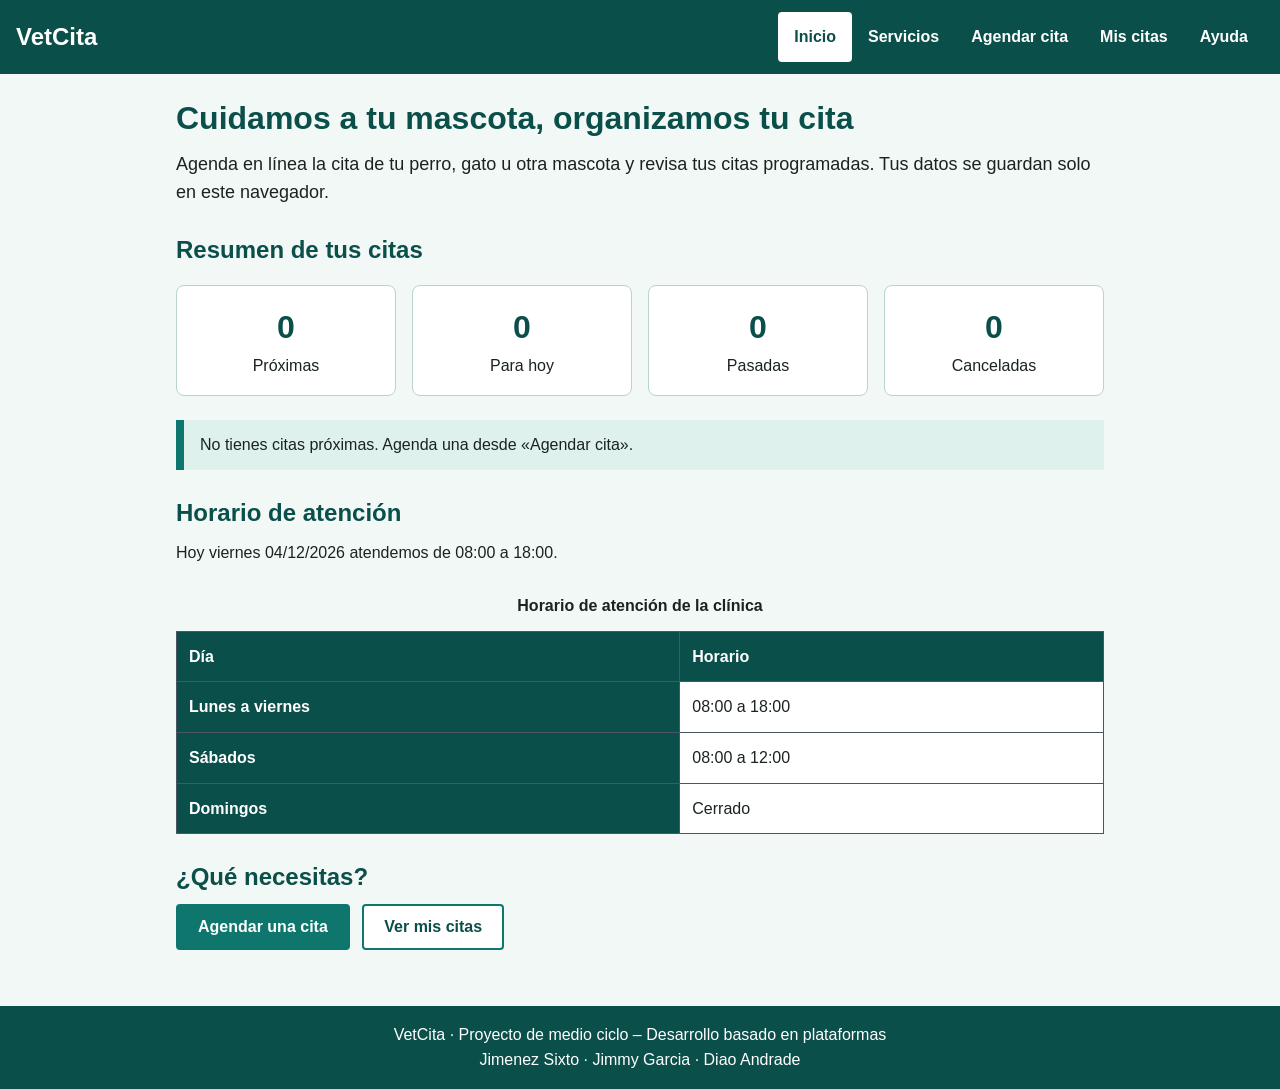
<file: index.html>
<!DOCTYPE html>
<html lang="es">
<head>
    <meta charset="utf-8">
    <meta name="viewport" content="width=device-width, initial-scale=1">
    <title>Inicio | VetCita</title>
    <link rel="icon" href="data:,">
    <link rel="stylesheet" href="css/estilos.css">
    <script src="js/datos.js" defer></script>
    <script src="js/almacen.js" defer></script>
    <script src="js/menu.js" defer></script>
    <script src="js/inicio.js" defer></script>
</head>
<body>
    <a class="saltar" href="#contenido">Saltar al contenido principal</a>
    <header class="cabecera">
        <p class="marca">VetCita</p>
        <nav class="menu" aria-label="Menú principal">
            <button type="button" id="menu-boton" class="menu-boton" aria-expanded="false" aria-controls="menu-lista">Menú</button>
            <ul id="menu-lista" class="menu-lista">
                <li><a href="index.html" aria-current="page">Inicio</a></li>
                <li><a href="servicios.html">Servicios</a></li>
                <li><a href="agendar.html">Agendar cita</a></li>
                <li><a href="citas.html">Mis citas</a></li>
                <li><a href="ayuda.html">Ayuda</a></li>
            </ul>
        </nav>
    </header>
    <main id="contenido">
        <h1>Cuidamos a tu mascota, organizamos tu cita</h1>
        <noscript>
            <p class="estado estado-error">Error: esta aplicación necesita JavaScript activado para agendar y mostrar las citas.</p>
        </noscript>
        <p class="intro">Agenda en línea la cita de tu perro, gato u otra mascota y revisa tus citas programadas. Tus datos se guardan solo en este navegador.</p>

        <section aria-labelledby="t-resumen">
            <h2 id="t-resumen">Resumen de tus citas</h2>
            <ul class="resumen">
                <li class="tarjeta"><span class="numero" id="num-proximas">0</span> <span class="rotulo">Próximas</span></li>
                <li class="tarjeta"><span class="numero" id="num-hoy">0</span> <span class="rotulo">Para hoy</span></li>
                <li class="tarjeta"><span class="numero" id="num-pasadas">0</span> <span class="rotulo">Pasadas</span></li>
                <li class="tarjeta"><span class="numero" id="num-canceladas">0</span> <span class="rotulo">Canceladas</span></li>
            </ul>
            <p id="proxima" class="estado" role="status">Activa JavaScript para ver el resumen de tus citas.</p>
        </section>

        <section aria-labelledby="t-horario">
            <h2 id="t-horario">Horario de atención</h2>
            <p id="atencion" role="status"></p>
            <table>
                <caption>Horario de atención de la clínica</caption>
                <thead>
                    <tr><th scope="col">Día</th><th scope="col">Horario</th></tr>
                </thead>
                <tbody>
                    <tr><th scope="row">Lunes a viernes</th><td>08:00 a 18:00</td></tr>
                    <tr><th scope="row">Sábados</th><td>08:00 a 12:00</td></tr>
                    <tr><th scope="row">Domingos</th><td>Cerrado</td></tr>
                </tbody>
            </table>
        </section>

        <section aria-labelledby="t-acciones">
            <h2 id="t-acciones">¿Qué necesitas?</h2>
            <p>
                <a class="boton" href="agendar.html">Agendar una cita</a>
                <a class="boton boton-secundario" href="citas.html">Ver mis citas</a>
            </p>
        </section>
    </main>
    <footer class="pie">
        <p>VetCita · Proyecto de medio ciclo – Desarrollo basado en plataformas</p>
        <p>Jimenez Sixto · Jimmy Garcia · Diao Andrade  </p>
    </footer>
</body>
</html>
</file>
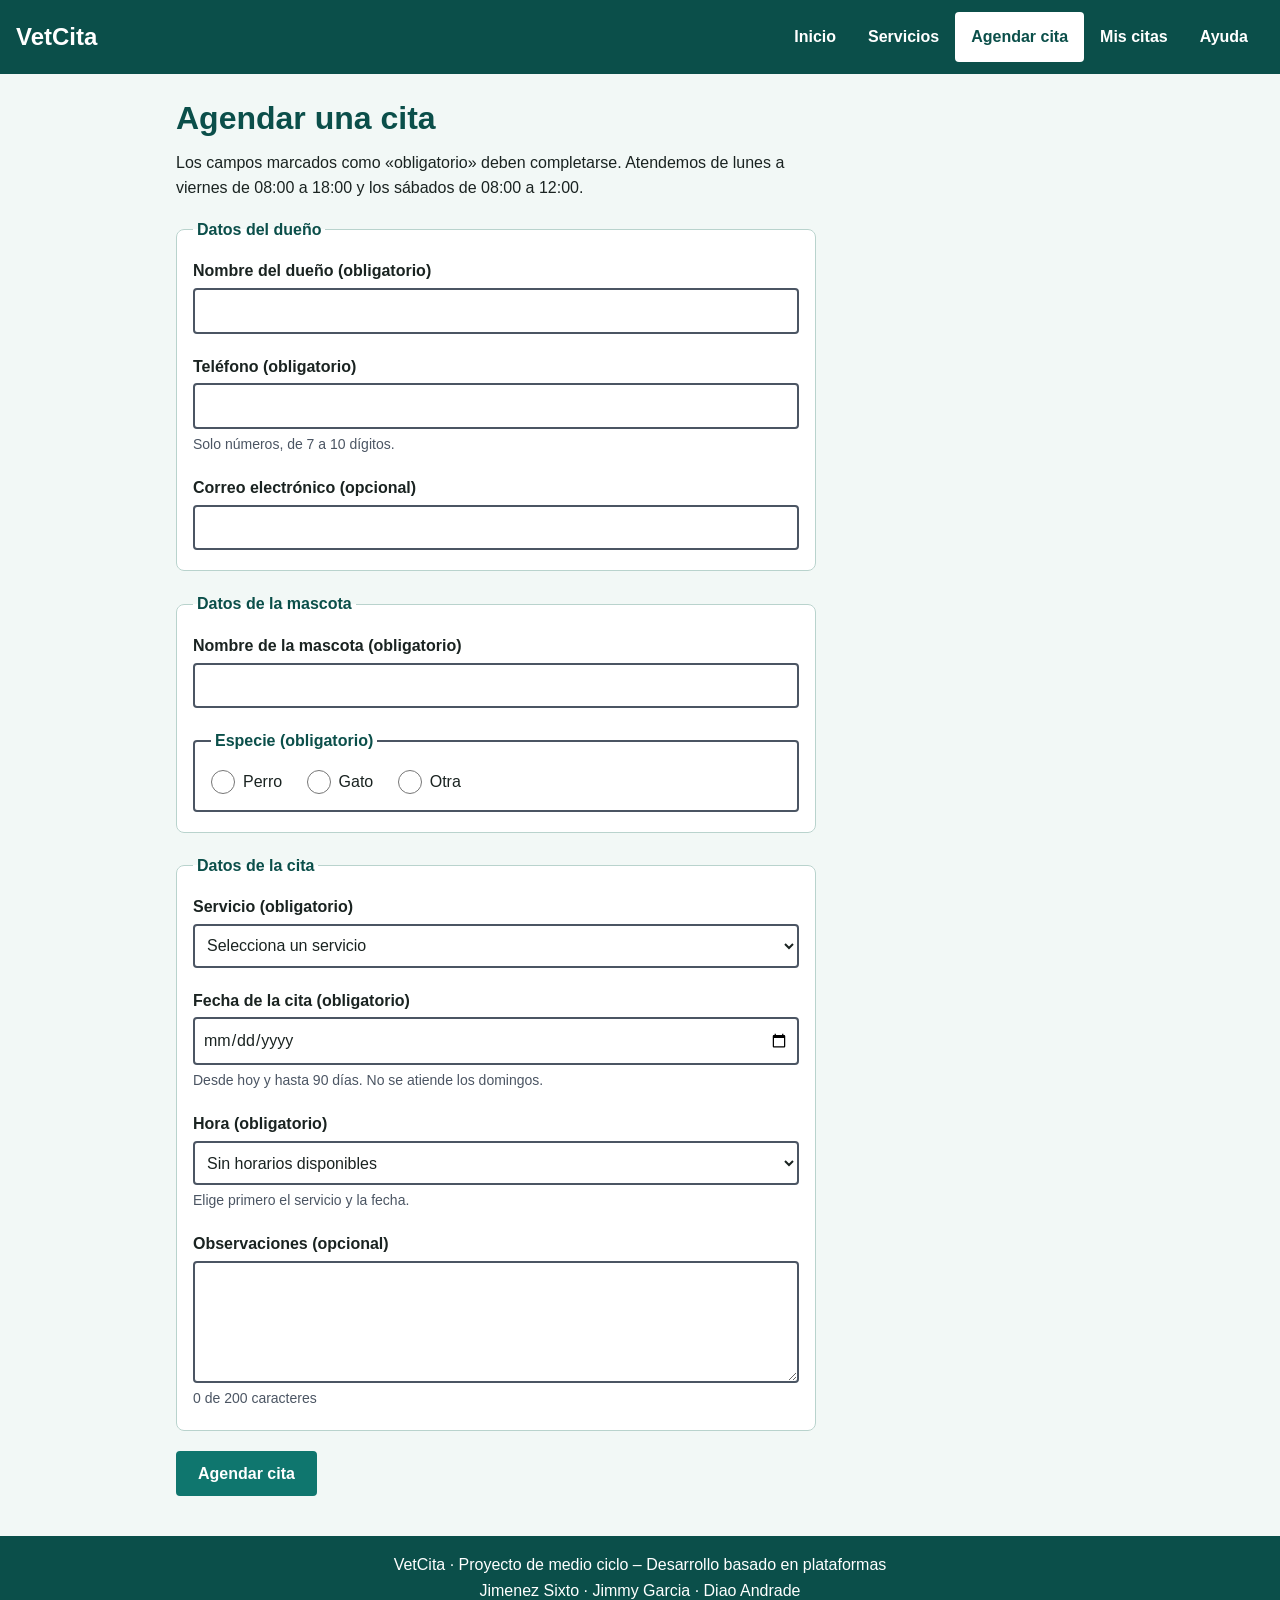
<file: agendar.html>
<!DOCTYPE html>
<html lang="es">
<head>
    <meta charset="utf-8">
    <meta name="viewport" content="width=device-width, initial-scale=1">
    <title>Agendar cita | VetCita</title>
    <link rel="icon" href="data:,">
    <link rel="stylesheet" href="css/estilos.css">
    <script src="js/datos.js" defer></script>
    <script src="js/almacen.js" defer></script>
    <script src="js/menu.js" defer></script>
    <script src="js/agendar.js" defer></script>
</head>
<body>
    <a class="saltar" href="#contenido">Saltar al contenido principal</a>
    <header class="cabecera">
        <p class="marca">VetCita</p>
        <nav class="menu" aria-label="Menú principal">
            <button type="button" id="menu-boton" class="menu-boton" aria-expanded="false" aria-controls="menu-lista">Menú</button>
            <ul id="menu-lista" class="menu-lista">
                <li><a href="index.html">Inicio</a></li>
                <li><a href="servicios.html">Servicios</a></li>
                <li><a href="agendar.html" aria-current="page">Agendar cita</a></li>
                <li><a href="citas.html">Mis citas</a></li>
                <li><a href="ayuda.html">Ayuda</a></li>
            </ul>
        </nav>
    </header>
    <main id="contenido">
        <h1>Agendar una cita</h1>
        <noscript>
            <p class="estado estado-error">Error: esta aplicación necesita JavaScript activado para agendar y mostrar las citas.</p>
        </noscript>
        <form id="form-cita" class="formulario" novalidate>
            <p>Los campos marcados como «obligatorio» deben completarse. Atendemos de lunes a viernes de 08:00 a 18:00 y los sábados de 08:00 a 12:00.</p>

            <fieldset class="seccion">
                <legend>Datos del dueño</legend>
            <div class="campo">
                <label for="dueno">Nombre del dueño (obligatorio)</label>
                <input type="text" id="dueno" name="dueno" required minlength="3" maxlength="60" autocomplete="name" aria-describedby="dueno-error">
                <span class="error" id="dueno-error"></span>
            </div>
            <div class="campo">
                <label for="telefono">Teléfono (obligatorio)</label>
                <input type="tel" id="telefono" name="telefono" required inputmode="numeric" maxlength="15" autocomplete="tel" aria-describedby="telefono-ayuda telefono-error">
                <span class="ayuda" id="telefono-ayuda">Solo números, de 7 a 10 dígitos.</span>
                <span class="error" id="telefono-error"></span>
            </div>
            <div class="campo">
                <label for="correo">Correo electrónico (opcional)</label>
                <input type="email" id="correo" name="correo" maxlength="80" autocomplete="email" aria-describedby="correo-error">
                <span class="error" id="correo-error"></span>
            </div>
            </fieldset>

            <fieldset class="seccion">
                <legend>Datos de la mascota</legend>
            <div class="campo">
                <label for="mascota">Nombre de la mascota (obligatorio)</label>
                <input type="text" id="mascota" name="mascota" required minlength="2" maxlength="40" autocomplete="off" aria-describedby="mascota-error">
                <span class="error" id="mascota-error"></span>
            </div>
                <fieldset class="opciones" id="grupo-especie" role="radiogroup" aria-describedby="especie-error">
                    <legend>Especie (obligatorio)</legend>
                    <label><input type="radio" name="especie" value="Perro" required> Perro</label>
                    <label><input type="radio" name="especie" value="Gato"> Gato</label>
                    <label><input type="radio" name="especie" value="Otra"> Otra</label>
                    <span class="error" id="especie-error"></span>
                </fieldset>
            </fieldset>

            <fieldset class="seccion">
                <legend>Datos de la cita</legend>
            <div class="campo">
                <label for="servicio">Servicio (obligatorio)</label>
                <select id="servicio" name="servicio" required aria-describedby="servicio-error">
                    <option value="">Selecciona un servicio</option>
                </select>
                <span class="error" id="servicio-error"></span>
            </div>
            <div class="campo">
                <label for="fecha">Fecha de la cita (obligatorio)</label>
                <input type="date" id="fecha" name="fecha" required aria-describedby="fecha-ayuda fecha-error">
                <span class="ayuda" id="fecha-ayuda">Desde hoy y hasta 90 días. No se atiende los domingos.</span>
                <span class="error" id="fecha-error"></span>
            </div>
            <div class="campo">
                <label for="hora">Hora (obligatorio)</label>
                <select id="hora" name="hora" required aria-describedby="hora-ayuda hora-error">
                    <option value="">Elige primero el servicio y la fecha</option>
                </select>
                <span class="ayuda" id="hora-ayuda" aria-live="polite">Elige primero el servicio y la fecha.</span>
                <span class="error" id="hora-error"></span>
            </div>

            <div class="campo">
                <label for="notas">Observaciones (opcional)</label>
                <textarea id="notas" name="notas" rows="4" maxlength="200" aria-describedby="notas-contador"></textarea>
                <span class="ayuda" id="notas-contador">0 de 200 caracteres</span>
            </div>
            </fieldset>

            <button type="submit" class="boton">Agendar cita</button>
            <p id="estado-form" class="estado" role="status" tabindex="-1"></p>
        </form>
    </main>
    <footer class="pie">
        <p>VetCita · Proyecto de medio ciclo – Desarrollo basado en plataformas</p>
        <p>Jimenez Sixto · Jimmy Garcia · Diao Andrade</p>
    </footer>
</body>
</html>
</file>
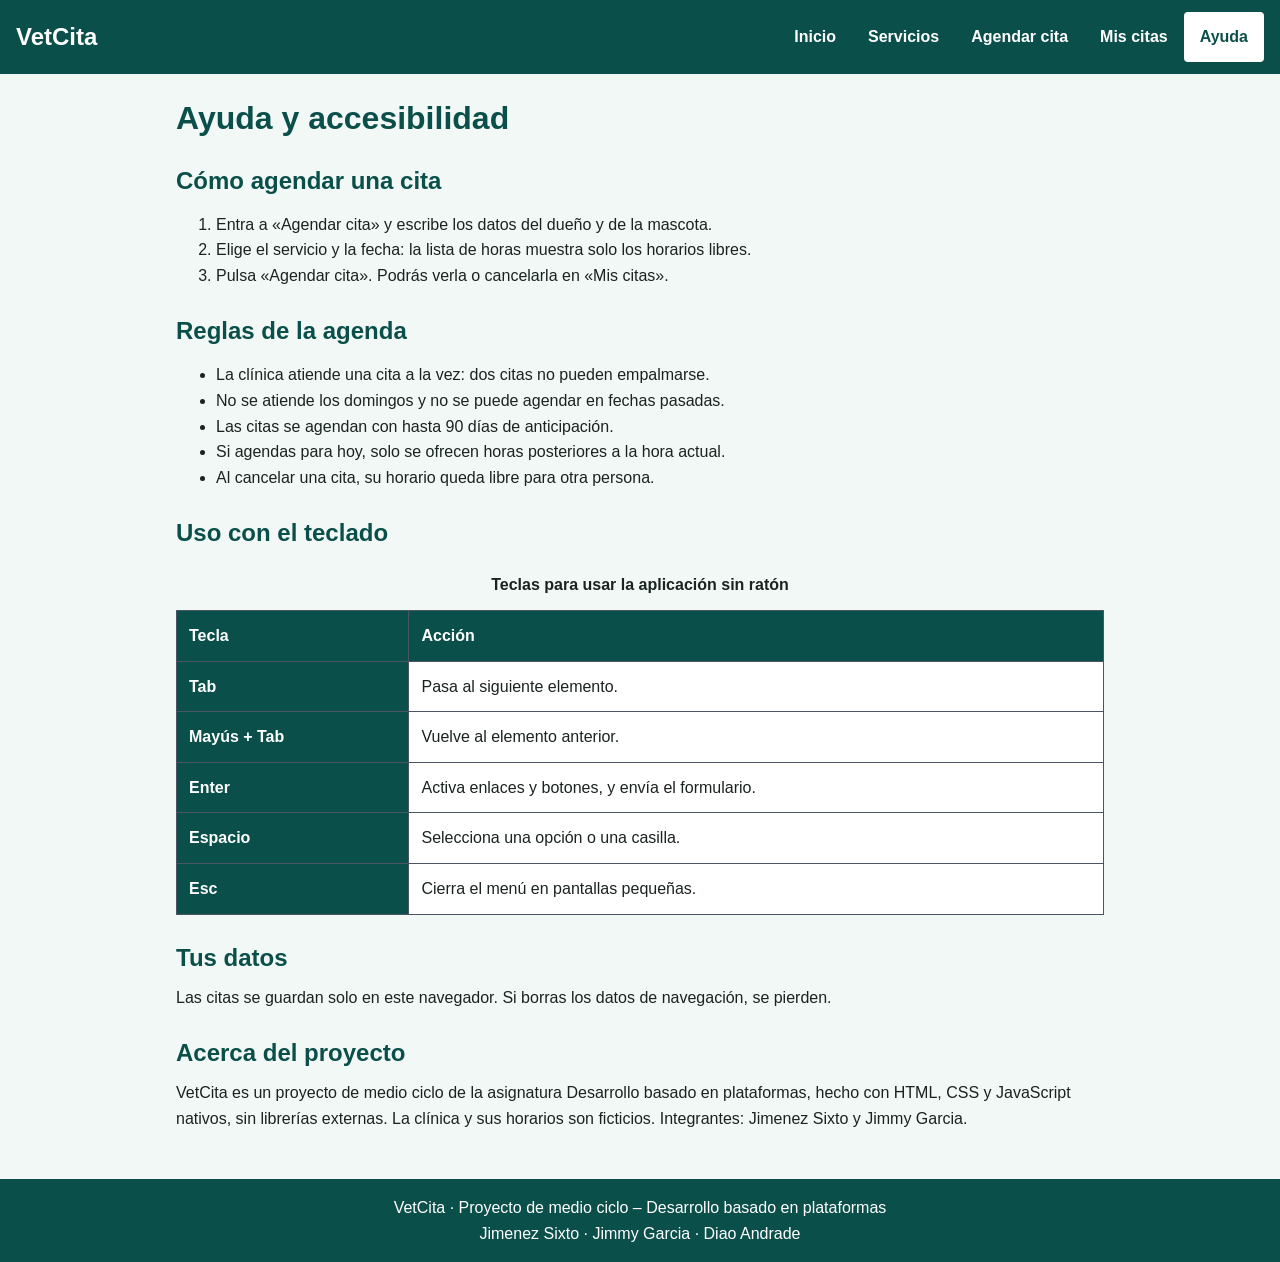
<file: ayuda.html>
<!DOCTYPE html>
<html lang="es">
<head>
    <meta charset="utf-8">
    <meta name="viewport" content="width=device-width, initial-scale=1">
    <title>Ayuda y accesibilidad | VetCita</title>
    <link rel="icon" href="data:,">
    <link rel="stylesheet" href="css/estilos.css">
    <script src="js/menu.js" defer></script>
</head>
<body>
    <a class="saltar" href="#contenido">Saltar al contenido principal</a>
    <header class="cabecera">
        <p class="marca">VetCita</p>
        <nav class="menu" aria-label="Menú principal">
            <button type="button" id="menu-boton" class="menu-boton" aria-expanded="false" aria-controls="menu-lista">Menú</button>
            <ul id="menu-lista" class="menu-lista">
                <li><a href="index.html">Inicio</a></li>
                <li><a href="servicios.html">Servicios</a></li>
                <li><a href="agendar.html">Agendar cita</a></li>
                <li><a href="citas.html">Mis citas</a></li>
                <li><a href="ayuda.html" aria-current="page">Ayuda</a></li>
            </ul>
        </nav>
    </header>
    <main id="contenido">
        <h1>Ayuda y accesibilidad</h1>

        <section aria-labelledby="t-uso">
            <h2 id="t-uso">Cómo agendar una cita</h2>
            <ol>
                <li>Entra a «Agendar cita» y escribe los datos del dueño y de la mascota.</li>
                <li>Elige el servicio y la fecha: la lista de horas muestra solo los horarios libres.</li>
                <li>Pulsa «Agendar cita». Podrás verla o cancelarla en «Mis citas».</li>
            </ol>
        </section>

        <section aria-labelledby="t-reglas">
            <h2 id="t-reglas">Reglas de la agenda</h2>
            <ul>
                <li>La clínica atiende una cita a la vez: dos citas no pueden empalmarse.</li>
                <li>No se atiende los domingos y no se puede agendar en fechas pasadas.</li>
                <li>Las citas se agendan con hasta 90 días de anticipación.</li>
                <li>Si agendas para hoy, solo se ofrecen horas posteriores a la hora actual.</li>
                <li>Al cancelar una cita, su horario queda libre para otra persona.</li>
            </ul>
        </section>

        <section aria-labelledby="t-teclado">
            <h2 id="t-teclado">Uso con el teclado</h2>
            <table>
                <caption>Teclas para usar la aplicación sin ratón</caption>
                <thead>
                    <tr><th scope="col">Tecla</th><th scope="col">Acción</th></tr>
                </thead>
                <tbody>
                    <tr><th scope="row">Tab</th><td>Pasa al siguiente elemento.</td></tr>
                    <tr><th scope="row">Mayús + Tab</th><td>Vuelve al elemento anterior.</td></tr>
                    <tr><th scope="row">Enter</th><td>Activa enlaces y botones, y envía el formulario.</td></tr>
                    <tr><th scope="row">Espacio</th><td>Selecciona una opción o una casilla.</td></tr>
                    <tr><th scope="row">Esc</th><td>Cierra el menú en pantallas pequeñas.</td></tr>
                </tbody>
            </table>
        </section>

        <section aria-labelledby="t-datos">
            <h2 id="t-datos">Tus datos</h2>
            <p>Las citas se guardan solo en este navegador. Si borras los datos de navegación, se pierden.</p>
        </section>

        <section aria-labelledby="t-acerca">
            <h2 id="t-acerca">Acerca del proyecto</h2>
            <p>VetCita es un proyecto de medio ciclo de la asignatura Desarrollo basado en plataformas, hecho con HTML, CSS y JavaScript nativos, sin librerías externas. La clínica y sus horarios son ficticios. Integrantes: Jimenez Sixto y Jimmy Garcia.</p>
        </section>
    </main>
    <footer class="pie">
        <p>VetCita · Proyecto de medio ciclo – Desarrollo basado en plataformas</p>
        <p>Jimenez Sixto · Jimmy Garcia · Diao Andrade</p>
    </footer>
</body>
</html>
</file>
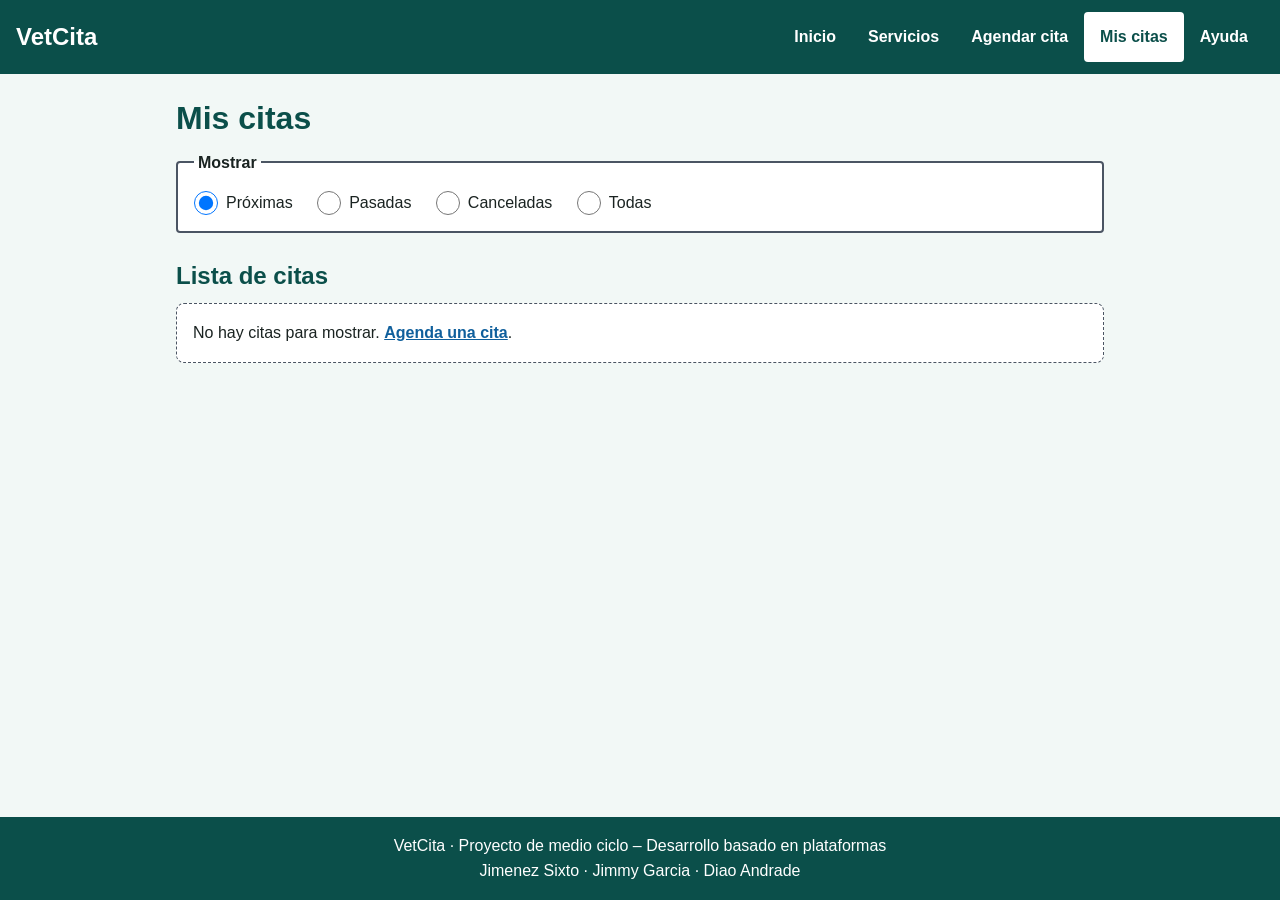
<file: citas.html>
<!DOCTYPE html>
<html lang="es">
<head>
    <meta charset="utf-8">
    <meta name="viewport" content="width=device-width, initial-scale=1">
    <title>Mis citas | VetCita</title>
    <link rel="icon" href="data:,">
    <link rel="stylesheet" href="css/estilos.css">
    <script src="js/datos.js" defer></script>
    <script src="js/almacen.js" defer></script>
    <script src="js/menu.js" defer></script>
    <script src="js/citas.js" defer></script>
</head>
<body>
    <a class="saltar" href="#contenido">Saltar al contenido principal</a>
    <header class="cabecera">
        <p class="marca">VetCita</p>
        <nav class="menu" aria-label="Menú principal">
            <button type="button" id="menu-boton" class="menu-boton" aria-expanded="false" aria-controls="menu-lista">Menú</button>
            <ul id="menu-lista" class="menu-lista">
                <li><a href="index.html">Inicio</a></li>
                <li><a href="servicios.html">Servicios</a></li>
                <li><a href="agendar.html">Agendar cita</a></li>
                <li><a href="citas.html" aria-current="page">Mis citas</a></li>
                <li><a href="ayuda.html">Ayuda</a></li>
            </ul>
        </nav>
    </header>
    <main id="contenido">
        <h1>Mis citas</h1>
        <noscript>
            <p class="estado estado-error">Error: esta aplicación necesita JavaScript activado para agendar y mostrar las citas.</p>
        </noscript>
        <fieldset class="filtros">
            <legend>Mostrar</legend>
            <label><input type="radio" name="filtro" value="proximas" checked> Próximas</label>
            <label><input type="radio" name="filtro" value="pasadas"> Pasadas</label>
            <label><input type="radio" name="filtro" value="canceladas"> Canceladas</label>
            <label><input type="radio" name="filtro" value="todas"> Todas</label>
        </fieldset>
        <p id="estado-lista" class="estado" role="status"></p>

        <h2 id="titulo-lista" tabindex="-1">Lista de citas</h2>
        <ul id="lista" class="lista-citas"></ul>
        <p id="vacio" class="vacio" hidden>No hay citas para mostrar. <a href="agendar.html">Agenda una cita</a>.</p>
    </main>
    <footer class="pie">
        <p>VetCita · Proyecto de medio ciclo – Desarrollo basado en plataformas</p>
        <p>Jimenez Sixto · Jimmy Garcia · Diao Andrade</p>
    </footer>
</body>
</html>
</file>
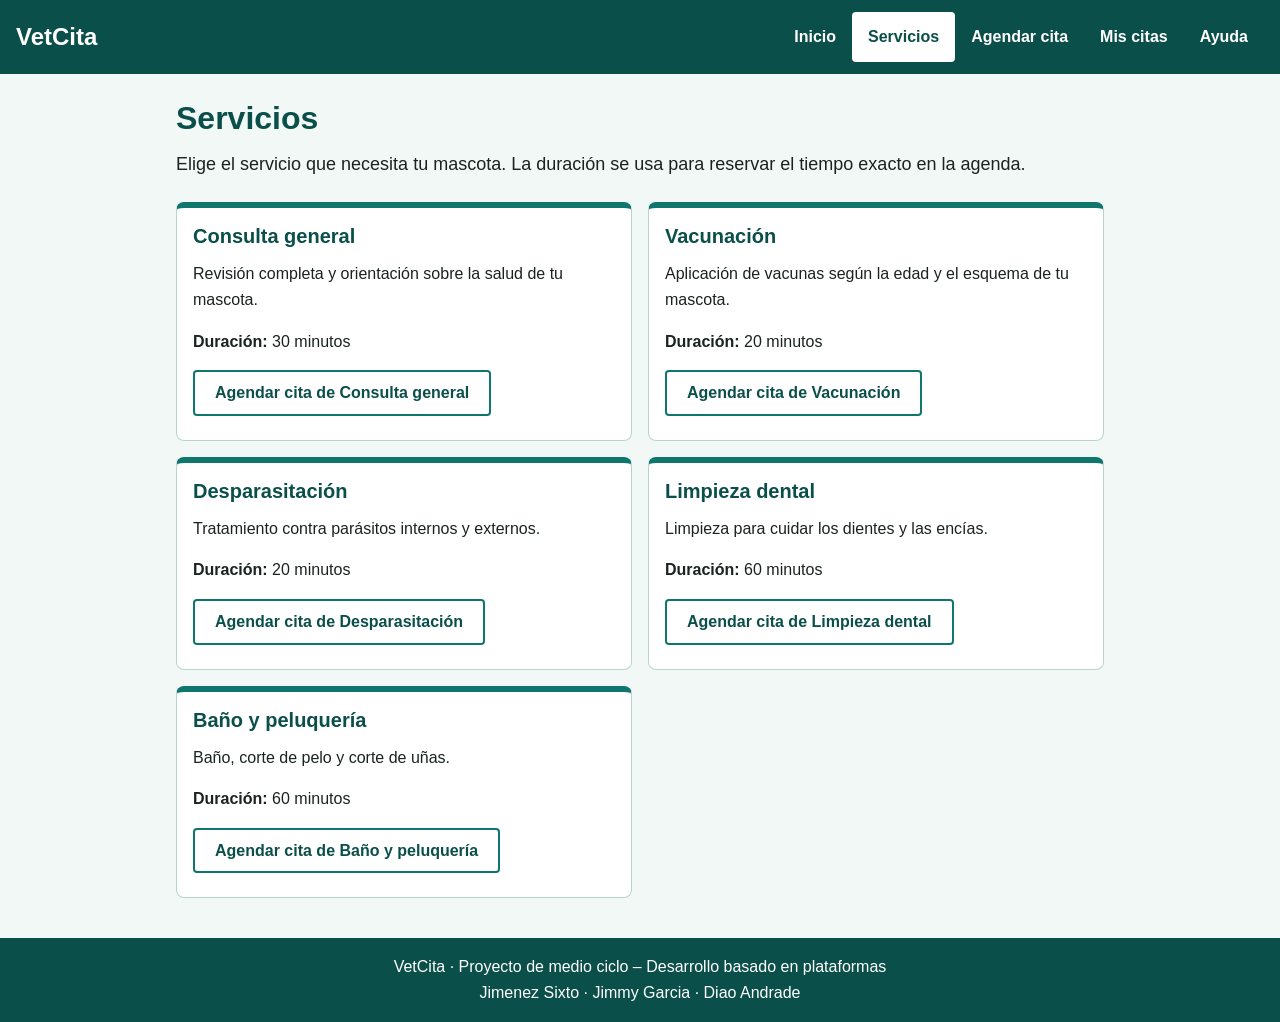
<file: servicios.html>
<!DOCTYPE html>
<html lang="es">
<head>
    <meta charset="utf-8">
    <meta name="viewport" content="width=device-width, initial-scale=1">
    <title>Servicios | VetCita</title>
    <link rel="icon" href="data:,">
    <link rel="stylesheet" href="css/estilos.css">
    <script src="js/menu.js" defer></script>
</head>
<body>
    <a class="saltar" href="#contenido">Saltar al contenido principal</a>
    <header class="cabecera">
        <p class="marca">VetCita</p>
        <nav class="menu" aria-label="Menú principal">
            <button type="button" id="menu-boton" class="menu-boton" aria-expanded="false" aria-controls="menu-lista">Menú</button>
            <ul id="menu-lista" class="menu-lista">
                <li><a href="index.html">Inicio</a></li>
                <li><a href="servicios.html" aria-current="page">Servicios</a></li>
                <li><a href="agendar.html">Agendar cita</a></li>
                <li><a href="citas.html">Mis citas</a></li>
                <li><a href="ayuda.html">Ayuda</a></li>
            </ul>
        </nav>
    </header>
    <main id="contenido">
        <h1>Servicios</h1>
        <p class="intro">Elige el servicio que necesita tu mascota. La duración se usa para reservar el tiempo exacto en la agenda.</p>
        <ul class="servicios">
            <li class="servicio">
                <h2>Consulta general</h2>
                <p>Revisión completa y orientación sobre la salud de tu mascota.</p>
                <p><strong>Duración:</strong> 30 minutos</p>
                <a class="boton boton-secundario" href="agendar.html?servicio=consulta">Agendar cita de Consulta general</a>
            </li>
            <li class="servicio">
                <h2>Vacunación</h2>
                <p>Aplicación de vacunas según la edad y el esquema de tu mascota.</p>
                <p><strong>Duración:</strong> 20 minutos</p>
                <a class="boton boton-secundario" href="agendar.html?servicio=vacunacion">Agendar cita de Vacunación</a>
            </li>
            <li class="servicio">
                <h2>Desparasitación</h2>
                <p>Tratamiento contra parásitos internos y externos.</p>
                <p><strong>Duración:</strong> 20 minutos</p>
                <a class="boton boton-secundario" href="agendar.html?servicio=desparasitacion">Agendar cita de Desparasitación</a>
            </li>
            <li class="servicio">
                <h2>Limpieza dental</h2>
                <p>Limpieza para cuidar los dientes y las encías.</p>
                <p><strong>Duración:</strong> 60 minutos</p>
                <a class="boton boton-secundario" href="agendar.html?servicio=dental">Agendar cita de Limpieza dental</a>
            </li>
            <li class="servicio">
                <h2>Baño y peluquería</h2>
                <p>Baño, corte de pelo y corte de uñas.</p>
                <p><strong>Duración:</strong> 60 minutos</p>
                <a class="boton boton-secundario" href="agendar.html?servicio=bano">Agendar cita de Baño y peluquería</a>
            </li>
        </ul>
    </main>
    <footer class="pie">
        <p>VetCita · Proyecto de medio ciclo – Desarrollo basado en plataformas</p>
        <p>Jimenez Sixto · Jimmy Garcia · Diao Andrade </p>
    </footer>
</body>
</html>
</file>
<file: css/estilos.css>
/* VetCita - hoja de estilos única (sin estilos en línea ni librerías) */
*,
*::before,
*::after {
    box-sizing: border-box;
}

html {
    font-size: 100%;
}

body {
    display: flex;
    flex-direction: column;
    min-height: 100vh;
    margin: 0;
    font-family: "Segoe UI", Arial, Helvetica, sans-serif;
    font-size: 1rem;
    line-height: 1.6;
    color: #1a2321;
    background-color: #f2f8f6;
}

[hidden] {
    display: none;
}

fieldset {
    min-width: 0;
}

h1,
h2,
h3 {
    margin: 0 0 0.75rem;
    line-height: 1.25;
    color: #0b4f4a;
}

h1 {
    font-size: 2rem;
}

h2 {
    margin-top: 1.75rem;
    font-size: 1.5rem;
}

h3 {
    margin-bottom: 0.25rem;
    font-size: 1.125rem;
}

p {
    margin: 0 0 1rem;
}

a {
    color: #0f5f9c;
    font-weight: bold;
    text-decoration: underline;
}

a:hover {
    color: #0a3f69;
}

/* Foco visible (WCAG 2.4.7) */
a:focus,
button:focus,
input:focus,
select:focus,
textarea:focus,
h2:focus,
.estado:focus {
    outline: 3px solid #6d28d9;
    outline-offset: 2px;
}

.saltar {
    position: absolute;
    left: -9999px;
    top: 0;
    padding: 0.75rem 1rem;
    color: #0b4f4a;
    background-color: #ffffff;
}

.saltar:focus {
    left: 0.5rem;
    top: 0.5rem;
    z-index: 10;
}

/* Cabecera y menú (Flexbox) */
.cabecera {
    display: flex;
    flex-wrap: wrap;
    align-items: center;
    justify-content: space-between;
    padding: 0.75rem 1rem;
    color: #ffffff;
    background-color: #0b4f4a;
}

.cabecera a:focus,
.cabecera button:focus {
    outline-color: #ffffff;
}

.marca {
    margin: 0;
    font-size: 1.5rem;
    font-weight: bold;
}

.menu {
    flex: 1 1 100%;
}

.menu-lista {
    margin: 0;
    padding: 0;
    list-style: none;
}

.menu-lista a {
    display: block;
    padding: 0.75rem 1rem;
    color: #ffffff;
    text-decoration: none;
}

.menu-lista a:hover,
.menu-lista a:focus {
    text-decoration: underline;
}

.menu-lista a[aria-current="page"] {
    color: #0b4f4a;
    background-color: #ffffff;
    border-radius: 0.25rem;
}

.menu-boton {
    display: none;
    width: 100%;
    min-height: 2.75rem;
    margin-top: 0.5rem;
    padding: 0.5rem 1rem;
    font: inherit;
    font-weight: bold;
    color: #0b4f4a;
    background-color: #ffffff;
    border: 2px solid #ffffff;
    border-radius: 0.25rem;
    cursor: pointer;
}

/* Con JavaScript, el menú se pliega en pantallas pequeñas */
.js .menu-boton {
    display: block;
}

.js .menu-lista {
    display: none;
}

.js .menu-lista.abierto {
    display: block;
}

main {
    flex: 1 0 auto;
    width: 100%;
    max-width: 60rem;
    margin: 0 auto;
    padding: 1.5rem 1rem 2rem;
}

.intro {
    font-size: 1.125rem;
}

/* Resumen (Grid) */
.resumen {
    display: grid;
    grid-template-columns: 1fr 1fr;
    margin: 0 -0.5rem 1rem;
    padding: 0;
    list-style: none;
}

.tarjeta {
    margin: 0.5rem;
    padding: 1rem;
    text-align: center;
    background-color: #ffffff;
    border: 1px solid #b9d3cd;
    border-radius: 0.5rem;
}

.numero {
    display: block;
    font-size: 2rem;
    font-weight: bold;
    color: #0b4f4a;
}

/* Servicios (Grid) */
.servicios {
    display: grid;
    grid-template-columns: 1fr;
    margin: 0 -0.5rem;
    padding: 0;
    list-style: none;
}

.servicio {
    margin: 0.5rem;
    padding: 1rem;
    background-color: #ffffff;
    border: 1px solid #b9d3cd;
    border-top: 0.375rem solid #0f766e;
    border-radius: 0.5rem;
}

.servicio h2 {
    margin-top: 0;
    font-size: 1.25rem;
}

/* Botones */
.boton {
    display: inline-block;
    min-height: 2.75rem;
    margin: 0 0.5rem 0.5rem 0;
    padding: 0.5rem 1.25rem;
    font: inherit;
    font-weight: bold;
    color: #ffffff;
    text-align: center;
    text-decoration: none;
    background-color: #0f766e;
    border: 2px solid #0f766e;
    border-radius: 0.25rem;
    cursor: pointer;
}

.boton:hover {
    color: #ffffff;
    background-color: #0b4f4a;
    border-color: #0b4f4a;
}

.boton-secundario {
    color: #0b4f4a;
    background-color: #ffffff;
}

.boton-secundario:hover {
    color: #0b4f4a;
    background-color: #dff1ed;
}

.boton-peligro {
    color: #8a1c1c;
    background-color: #ffffff;
    border-color: #8a1c1c;
}

.boton-peligro:hover {
    color: #8a1c1c;
    background-color: #fde8e8;
    border-color: #8a1c1c;
}

/* Mensajes de estado */
.estado {
    margin: 1rem 0;
    padding: 0.75rem 1rem;
    color: #1a2321;
    background-color: #dff1ed;
    border-left: 0.5rem solid #0f766e;
}

.estado:empty {
    display: none;
}

.estado-exito {
    background-color: #dcfce7;
    border-left-color: #15803d;
}

.estado-error {
    background-color: #fde8e8;
    border-left-color: #8a0000;
}

/* Filtros */
.filtros,
.opciones {
    margin: 0 0 1.25rem;
    padding: 0.5rem 1rem;
    background-color: #ffffff;
    border: 2px solid #4b5563;
    border-radius: 0.25rem;
}

legend {
    padding: 0 0.25rem;
    font-weight: bold;
}

.filtros label,
.opciones label {
    display: inline-flex;
    align-items: center;
    min-height: 2.5rem;
    margin-right: 1.25rem;
}

.filtros input,
.opciones input {
    width: 1.5rem;
    height: 1.5rem;
    margin: 0 0.5rem 0 0;
}

/* Lista de citas */
.lista-citas {
    margin: 0;
    padding: 0;
    list-style: none;
}

.cita {
    display: flex;
    flex-wrap: wrap;
    align-items: center;
    justify-content: space-between;
    margin: 0 0 0.75rem;
    padding: 0.75rem 1rem;
    background-color: #ffffff;
    border: 1px solid #b9d3cd;
    border-left: 0.5rem solid #0f766e;
    border-radius: 0.5rem;
}

.cita-pasada {
    border-left-color: #6b7280;
}

.cita-cancelada {
    border-left-color: #b91c1c;
}

.cita-info {
    flex: 1 1 16rem;
    overflow-wrap: break-word;
}

.cita-meta,
.cita-notas {
    margin: 0.25rem 0 0;
    font-size: 0.9375rem;
}

.etiqueta {
    display: inline-block;
    margin-right: 0.25rem;
    padding: 0 0.5rem;
    font-size: 0.875rem;
    font-weight: bold;
    border: 1px solid currentColor;
    border-radius: 0.25rem;
}

.etiqueta-proxima {
    color: #14532d;
    background-color: #dcfce7;
}

.etiqueta-pasada {
    color: #374151;
    background-color: #e5e7eb;
}

.etiqueta-cancelada {
    color: #8a1c1c;
    background-color: #fde8e8;
}

.vacio {
    padding: 1rem;
    background-color: #ffffff;
    border: 1px dashed #4b5563;
    border-radius: 0.5rem;
}

/* Formulario */
.formulario {
    max-width: 40rem;
}

.seccion {
    margin: 0 0 1.25rem;
    padding: 1rem 1rem 0;
    background-color: #ffffff;
    border: 1px solid #b9d3cd;
    border-radius: 0.5rem;
}

.seccion legend {
    color: #0b4f4a;
}

.campo {
    margin-bottom: 1.25rem;
}

.campo label {
    display: block;
    margin-bottom: 0.25rem;
    font-weight: bold;
}

.campo input,
.campo select,
.campo textarea {
    display: block;
    width: 100%;
    min-height: 2.75rem;
    padding: 0.5rem;
    font: inherit;
    color: #1a2321;
    background-color: #ffffff;
    border: 2px solid #4b5563;
    border-radius: 0.25rem;
}

.campo [aria-invalid="true"],
.opciones[aria-invalid="true"] {
    border: 3px dashed #8a0000;
}

.ayuda {
    display: block;
    margin-top: 0.25rem;
    font-size: 0.875rem;
    color: #4b5563;
}

.error {
    display: block;
    margin-top: 0.25rem;
    font-weight: bold;
    color: #8a0000;
}

.error:empty {
    display: none;
}

/* Tablas */
table {
    width: 100%;
    margin: 0 0 1.5rem;
    border-collapse: collapse;
    background-color: #ffffff;
}

caption {
    padding: 0.75rem;
    font-weight: bold;
}

th,
td {
    padding: 0.75rem;
    text-align: left;
    border: 1px solid #4b5563;
}

th {
    color: #ffffff;
    background-color: #0b4f4a;
}

.pie {
    padding: 1rem;
    text-align: center;
    color: #ffffff;
    background-color: #0b4f4a;
}

.pie p {
    margin: 0;
}

/* Pantallas pequeñas */
@media (max-width: 40em) {
    h1 {
        font-size: 1.75rem;
    }

    th,
    td {
        padding: 0.5rem;
    }
}

/* Pantallas medianas y grandes */
@media (min-width: 40.0625em) {
    .menu {
        flex: 0 1 auto;
    }

    .js .menu-boton {
        display: none;
    }

    .menu-lista,
    .js .menu-lista,
    .js .menu-lista.abierto {
        display: flex;
    }

    .resumen {
        grid-template-columns: 1fr 1fr 1fr 1fr;
    }

    .servicios {
        grid-template-columns: 1fr 1fr;
    }
}
</file>
